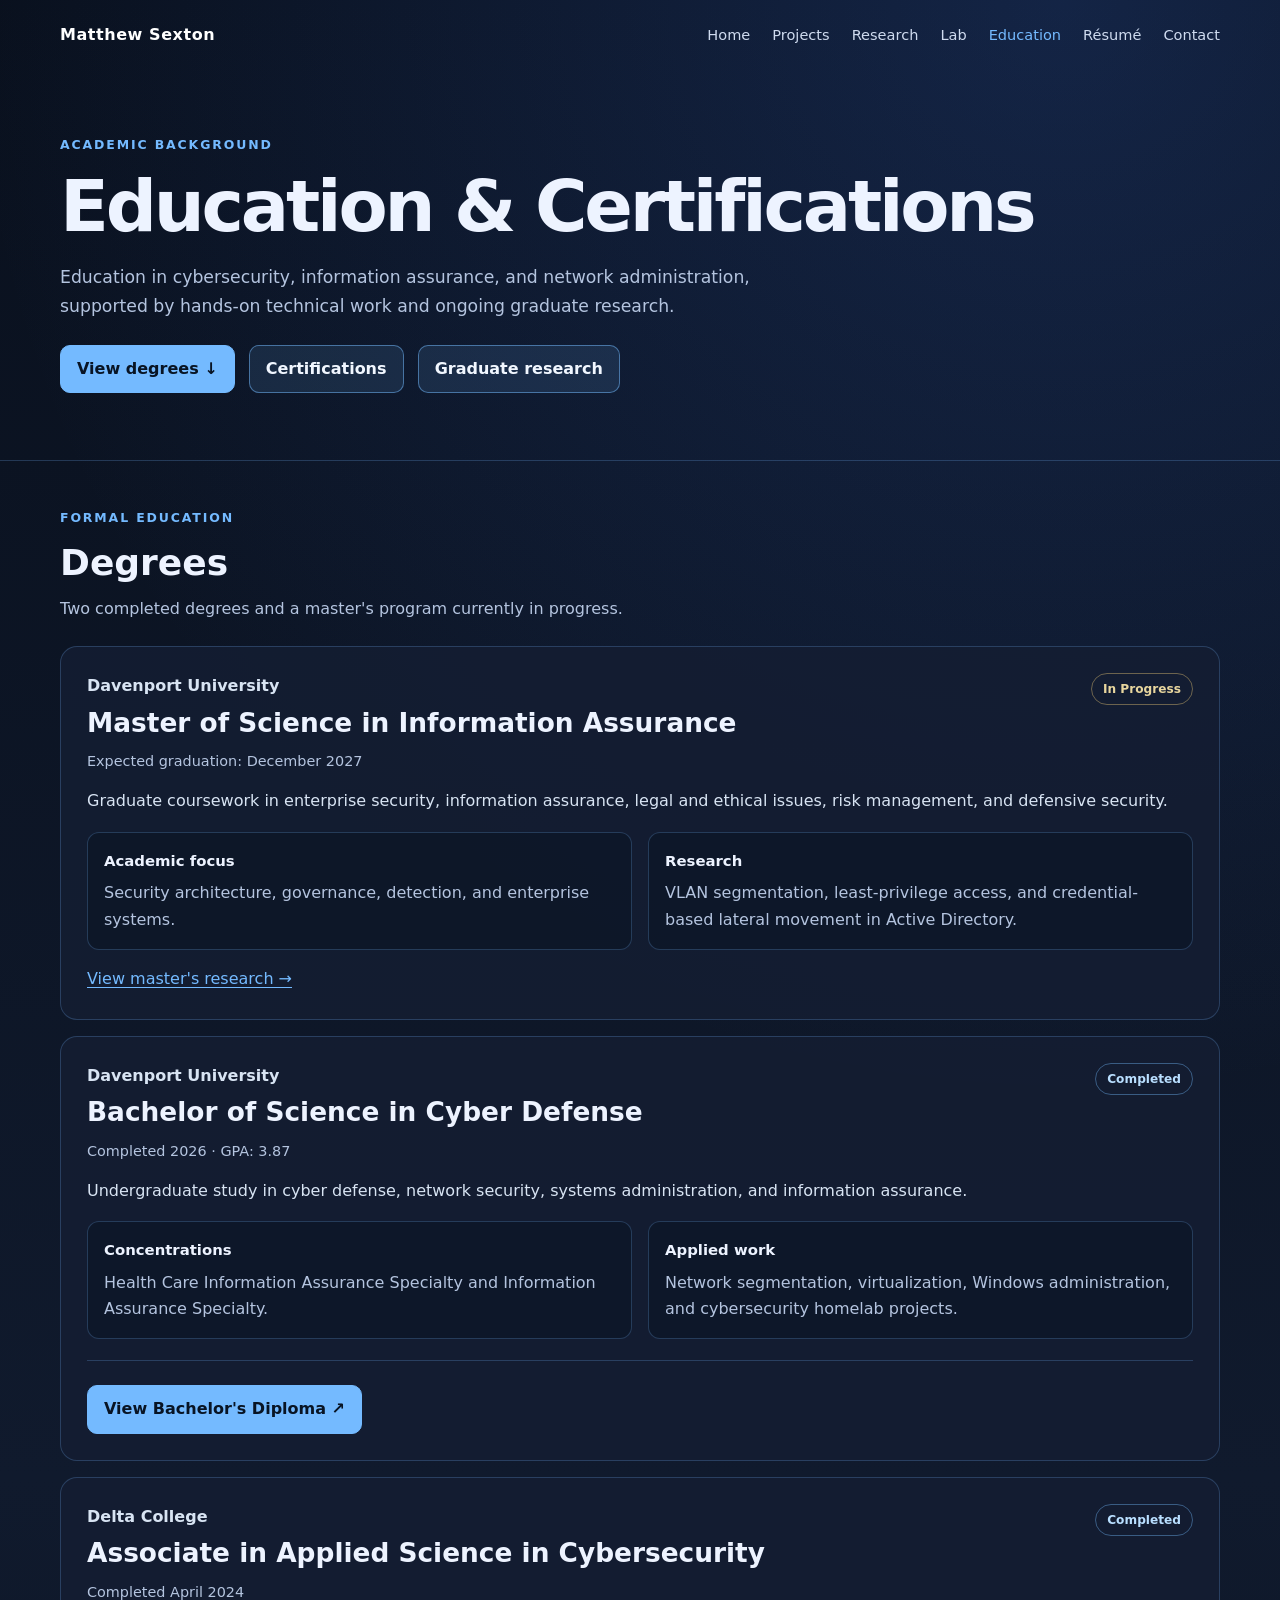
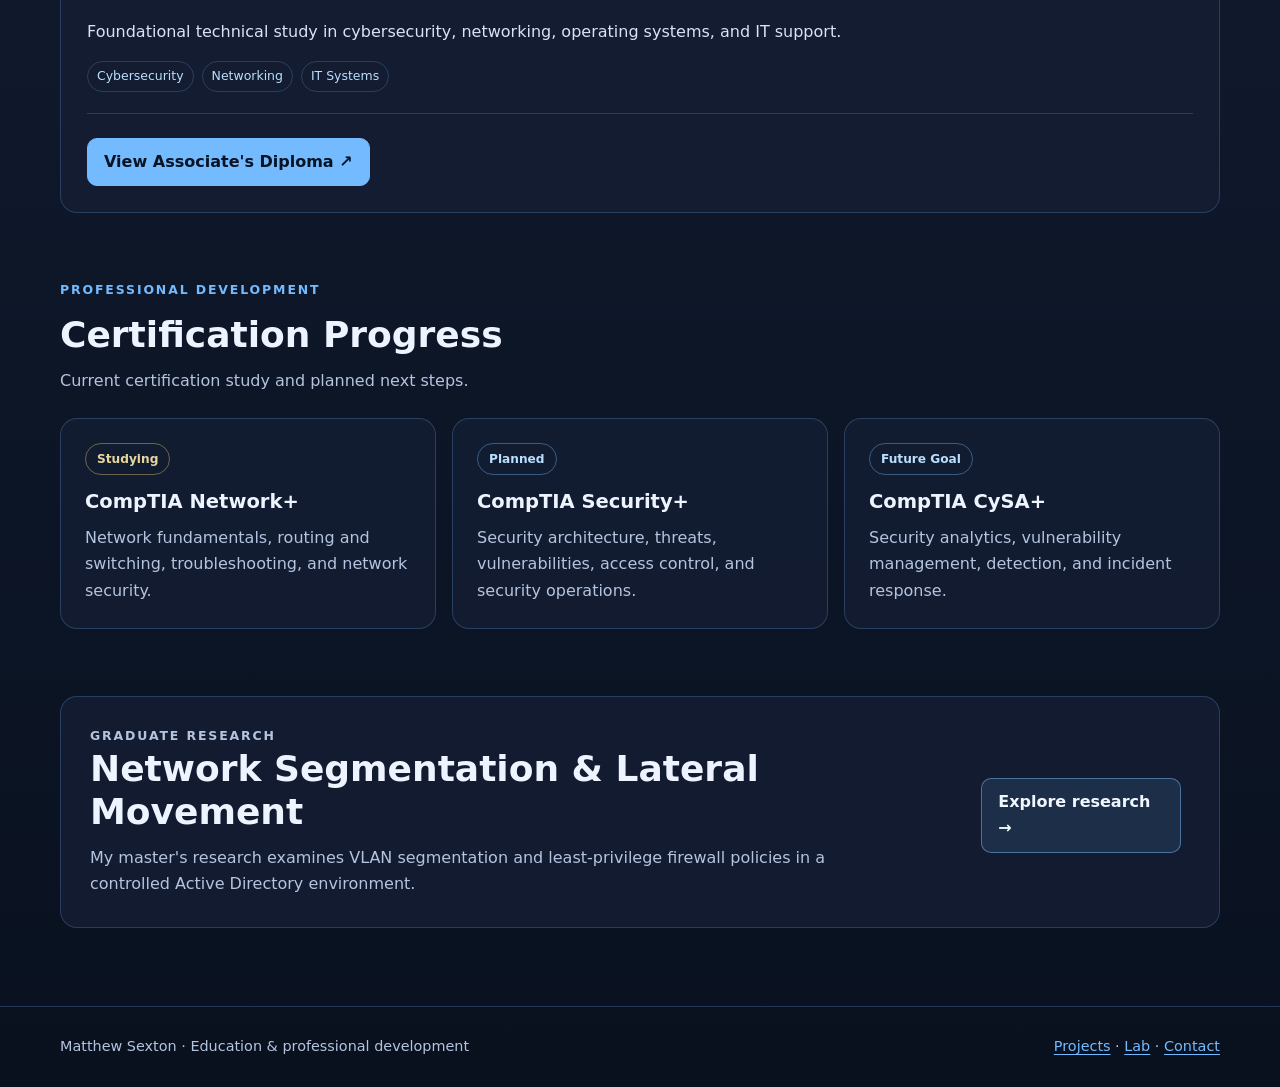
<file: education.html>
<!DOCTYPE html>
<html lang="en">
<head>
  <meta charset="UTF-8">
  <meta name="viewport" content="width=device-width, initial-scale=1">
  <meta name="theme-color" content="#09101d">
  <meta name="description" content="Matthew Sexton's education in Cyber Defense, Information Assurance, and cybersecurity, including completed degrees and certification study.">
  <title>Matthew Sexton | Education</title>

  <style>
    :root {
      color-scheme: dark;
      --bg: #09101d;
      --panel: #141e33;
      --line: rgba(114,176,247,.24);
      --text: #edf3ff;
      --muted: #b4c4df;
      --accent: #74baff;
    }

    * {
      box-sizing: border-box;
    }

    html {
      scroll-behavior: smooth;
      scroll-padding-top: 24px;
    }

    body {
      margin: 0;
      color: var(--text);
      font: 16px/1.65 system-ui,
        -apple-system, "Segoe UI", sans-serif;
      background:
        radial-gradient(
          circle at 83% 0%,
          rgba(62,117,230,.20),
          transparent 38%
        ),
        linear-gradient(
          180deg,
          #09101d,
          #101a2d 55%,
          #09111f
        );
    }

    a {
      color: var(--accent);
      text-underline-offset: 3px;
    }

    a:hover {
      color: #d6ebff;
    }

    a:focus-visible {
      outline: 3px solid var(--accent);
      outline-offset: 4px;
    }

    .shell {
      width: min(1160px,92%);
      margin: 0 auto;
    }

    .site-header {
      border-bottom: 1px solid var(--line);
    }

    .nav {
      padding: 22px 0;
      display: flex;
      align-items: center;
      justify-content: space-between;
      flex-wrap: wrap;
      gap: 18px;
    }

    .brand {
      color: #fff;
      text-decoration: none;
      font-weight: 850;
      letter-spacing: .035em;
    }

    .nav-links {
      display: flex;
      gap: 12px 22px;
      flex-wrap: wrap;
    }

    .nav-links a {
      color: #cfdbef;
      text-decoration: none;
      font-size: .91rem;
    }

    .nav-links a:hover,
    .nav-links a[aria-current="page"] {
      color: var(--accent);
    }

    .hero {
      padding: 65px 0 67px;
    }

    .eyebrow {
      margin: 0 0 12px;
      color: var(--accent);
      font-size: .78rem;
      font-weight: 850;
      text-transform: uppercase;
      letter-spacing: .15em;
    }

    h1 {
      margin: 0 0 18px;
      font-size: clamp(2.8rem,5.6vw,4.6rem);
      letter-spacing: -.045em;
      line-height: 1.08;
    }

    h2 {
      margin: 0 0 12px;
      font-size: clamp(1.7rem,3.4vw,2.25rem);
      line-height: 1.2;
    }

    h3 {
      margin: 0 0 10px;
      font-size: 1.22rem;
      line-height: 1.35;
    }

    p {
      margin-top: 0;
    }

    .lead {
      max-width: 770px;
      color: var(--muted);
      font-size: 1.08rem;
    }

    .button {
      display: inline-flex;
      align-items: center;
      justify-content: center;
      margin: 7px 9px 0 0;
      padding: 10px 16px;
      border: 1px solid rgba(116,187,255,.5);
      border-radius: 10px;
      background: rgba(116,186,255,.12);
      color: #f1f7ff;
      font-weight: 750;
      text-decoration: none;
      transition: background .2s ease;
    }

    .button:hover {
      background: rgba(116,186,255,.25);
      color: #fff;
    }

    .button.primary {
      color: #081424;
      background: var(--accent);
      border-color: var(--accent);
    }

    .button.primary:hover {
      color: #081424;
      background: #b7dcff;
    }

    main {
      padding: 47px 0 78px;
    }

    .section {
      margin-bottom: 67px;
    }

    .section-intro {
      color: var(--muted);
      max-width: 800px;
    }

    .card {
      border: 1px solid var(--line);
      background: rgba(20,30,51,.86);
      border-radius: 17px;
    }

    .degree-list {
      display: grid;
      grid-template-columns: 1fr;
      gap: 16px;
      margin-top: 24px;
    }

    .degree-card {
      padding: 26px;
    }

    .degree-top {
      display: flex;
      justify-content: space-between;
      align-items: flex-start;
      gap: 22px;
      flex-wrap: wrap;
    }

    .school {
      color: var(--accent);
      font-weight: 770;
      margin: 0 0 5px;
    }

    .degree-card p {
      color: #d8e4f3;
    }

    .degree-card h3 {
      font-size: clamp(1.3rem,2.7vw,1.65rem);
    }

    .status {
      display: inline-block;
      color: #b9dfff;
      border: 1px solid rgba(116,187,255,.4);
      border-radius: 999px;
      padding: 5px 11px;
      font-size: .76rem;
      font-weight: 800;
      white-space: nowrap;
    }

    .status.progress {
      color: #e8d69e;
      border-color: rgba(232,199,118,.42);
    }

    .meta {
      color: var(--muted) !important;
      font-size: .9rem;
    }

    .tag-row {
      display: flex;
      gap: 8px;
      flex-wrap: wrap;
      margin-top: 15px;
    }

    .tag {
      color: #b9dfff;
      border: 1px solid var(--line);
      padding: 4px 9px;
      border-radius: 999px;
      font-size: .78rem;
    }

    .details {
      display: grid;
      grid-template-columns: 1fr 1fr;
      gap: 16px;
      margin-top: 17px;
    }

    .details div {
      background: rgba(7,16,29,.38);
      border: 1px solid var(--line);
      border-radius: 12px;
      padding: 16px;
    }

    .details h4 {
      margin: 0 0 7px;
      font-size: .93rem;
    }

    .details p {
      margin: 0;
      color: var(--muted);
    }

    .diploma-actions {
      margin-top: 21px;
      padding-top: 17px;
      border-top: 1px solid var(--line);
    }

    .cert-grid {
      display: grid;
      grid-template-columns: repeat(3,minmax(0,1fr));
      gap: 16px;
      margin-top: 23px;
    }

    .cert {
      padding: 24px;
    }

    .cert h3 {
      margin-top: 14px;
    }

    .cert p {
      color: var(--muted);
      margin-bottom: 0;
    }

    .research {
      padding: 29px;
      display: flex;
      gap: 25px;
      align-items: center;
      justify-content: space-between;
    }

    .research p {
      color: var(--muted);
      max-width: 750px;
      margin-bottom: 0;
    }

    .footer {
      border-top: 1px solid var(--line);
      padding: 28px 0;
      color: var(--muted);
      font-size: .9rem;
    }

    .footer .shell {
      display: flex;
      flex-wrap: wrap;
      justify-content: space-between;
      gap: 12px;
    }

    @media (max-width: 850px) {
      .cert-grid {
        grid-template-columns: 1fr;
      }

      .research {
        align-items: flex-start;
        flex-direction: column;
      }
    }

    @media (max-width: 620px) {
      .hero {
        padding: 50px 0 55px;
      }

      main {
        padding-top: 34px;
      }

      .section {
        margin-bottom: 54px;
      }

      .degree-card,
      .cert,
      .research {
        padding: 21px;
      }

      .details {
        grid-template-columns: 1fr;
      }
    }

    @media (prefers-reduced-motion: reduce) {
      html {
        scroll-behavior: auto;
      }
    }
  </style>
</head>

<body>

<header class="site-header">
  <nav class="nav shell" aria-label="Main navigation">
    <a class="brand" href="index.html">
      Matthew Sexton
    </a>

    <div class="nav-links">
      <a href="index.html">Home</a>
      <a href="projects.html">Projects</a>
      <a href="research.html">Research</a>
      <a href="lab.html">Lab</a>
      <a href="education.html" aria-current="page">
        Education
      </a>
      <a href="index.html#resume">Résumé</a>
      <a href="index.html#contact">Contact</a>
    </div>
  </nav>

  <div class="hero shell">
    <p class="eyebrow">Academic background</p>

    <h1>Education &amp; Certifications</h1>

    <p class="lead">
      Education in cybersecurity, information assurance,
      and network administration, supported by hands-on
      technical work and ongoing graduate research.
    </p>

    <a class="button primary" href="#degrees">
      View degrees ↓
    </a>
    <a class="button" href="#certifications">
      Certifications
    </a>
    <a class="button" href="research.html">
      Graduate research
    </a>
  </div>
</header>

<main class="shell">

  <!-- DEGREES -->

  <section class="section" id="degrees">

    <p class="eyebrow">Formal education</p>
    <h2>Degrees</h2>

    <p class="section-intro">
      Two completed degrees and a master's program
      currently in progress.
    </p>

    <div class="degree-list">

      <!-- MASTER OF SCIENCE -->

      <article class="degree-card card">
        <div class="degree-top">
          <div>
            <p class="school">Davenport University</p>

            <h3>
              Master of Science in Information Assurance
            </h3>

            <p class="meta">
              Expected graduation: December 2027
            </p>
          </div>

          <span class="status progress">
            In Progress
          </span>
        </div>

        <p>
          Graduate coursework in enterprise security,
          information assurance, legal and ethical issues,
          risk management, and defensive security.
        </p>

        <div class="details">
          <div>
            <h4>Academic focus</h4>
            <p>
              Security architecture, governance,
              detection, and enterprise systems.
            </p>
          </div>

          <div>
            <h4>Research</h4>
            <p>
              VLAN segmentation, least-privilege access,
              and credential-based lateral movement
              in Active Directory.
            </p>
          </div>
        </div>

        <p style="margin:16px 0 0">
          <a href="research.html">
            View master's research →
          </a>
        </p>
      </article>

      <!-- BACHELOR OF SCIENCE -->

      <article class="degree-card card">
        <div class="degree-top">
          <div>
            <p class="school">Davenport University</p>

            <h3>
              Bachelor of Science in Cyber Defense
            </h3>

            <p class="meta">
              Completed 2026 · GPA: 3.87
            </p>
          </div>

          <span class="status">Completed</span>
        </div>

        <p>
          Undergraduate study in cyber defense,
          network security, systems administration,
          and information assurance.
        </p>

        <div class="details">
          <div>
            <h4>Concentrations</h4>
            <p>
              Health Care Information Assurance Specialty
              and Information Assurance Specialty.
            </p>
          </div>

          <div>
            <h4>Applied work</h4>
            <p>
              Network segmentation, virtualization,
              Windows administration, and cybersecurity
              homelab projects.
            </p>
          </div>
        </div>

        <div class="diploma-actions">
          <a
            class="button primary"
            href="images/davenport-degree.jpg"
            target="_blank"
            rel="noopener noreferrer">
            View Bachelor's Diploma ↗
          </a>
        </div>
      </article>

      <!-- ASSOCIATE IN APPLIED SCIENCE -->

      <article class="degree-card card">
        <div class="degree-top">
          <div>
            <p class="school">Delta College</p>

            <h3>
              Associate in Applied Science in Cybersecurity
            </h3>

            <p class="meta">
              Completed April 2024
            </p>
          </div>

          <span class="status">Completed</span>
        </div>

        <p>
          Foundational technical study in cybersecurity,
          networking, operating systems, and IT support.
        </p>

        <div class="tag-row">
          <span class="tag">Cybersecurity</span>
          <span class="tag">Networking</span>
          <span class="tag">IT Systems</span>
        </div>

        <div class="diploma-actions">
          <a
            class="button primary"
            href="images/delta-degree.jpg"
            target="_blank"
            rel="noopener noreferrer">
            View Associate's Diploma ↗
          </a>
        </div>
      </article>

    </div>
  </section>

  <!-- CERTIFICATIONS -->

  <section class="section" id="certifications">

    <p class="eyebrow">Professional development</p>

    <h2>Certification Progress</h2>

    <p class="section-intro">
      Current certification study and planned next steps.
    </p>

    <div class="cert-grid">

      <article class="cert card">
        <span class="status progress">
          Studying
        </span>

        <h3>CompTIA Network+</h3>

        <p>
          Network fundamentals, routing and switching,
          troubleshooting, and network security.
        </p>
      </article>

      <article class="cert card">
        <span class="status">
          Planned
        </span>

        <h3>CompTIA Security+</h3>

        <p>
          Security architecture, threats, vulnerabilities,
          access control, and security operations.
        </p>
      </article>

      <article class="cert card">
        <span class="status">
          Future Goal
        </span>

        <h3>CompTIA CySA+</h3>

        <p>
          Security analytics, vulnerability management,
          detection, and incident response.
        </p>
      </article>

    </div>
  </section>

  <!-- GRADUATE RESEARCH -->

  <aside class="research card">
    <div>
      <p class="eyebrow">Graduate research</p>

      <h2>
        Network Segmentation &amp; Lateral Movement
      </h2>

      <p>
        My master's research examines VLAN segmentation
        and least-privilege firewall policies in a
        controlled Active Directory environment.
      </p>
    </div>

    <a class="button" href="research.html">
      Explore research →
    </a>
  </aside>

</main>

<!-- FOOTER -->

<footer class="footer">
  <div class="shell">
    <span>
      Matthew Sexton · Education &amp; professional development
    </span>

    <span>
      <a href="projects.html">Projects</a> ·
      <a href="lab.html">Lab</a> ·
      <a href="index.html#contact">Contact</a>
    </span>
  </div>
</footer>

<!-- Cloudflare Web Analytics -->
<script
  type="module"
  src="https://static.cloudflareinsights.com/beacon.min.js"
  data-cf-beacon='{"token": "de27ab11b7f44787b326c32cf64f35da"}'>
</script>
<!-- End Cloudflare Web Analytics -->

</body>
</html>
</file>
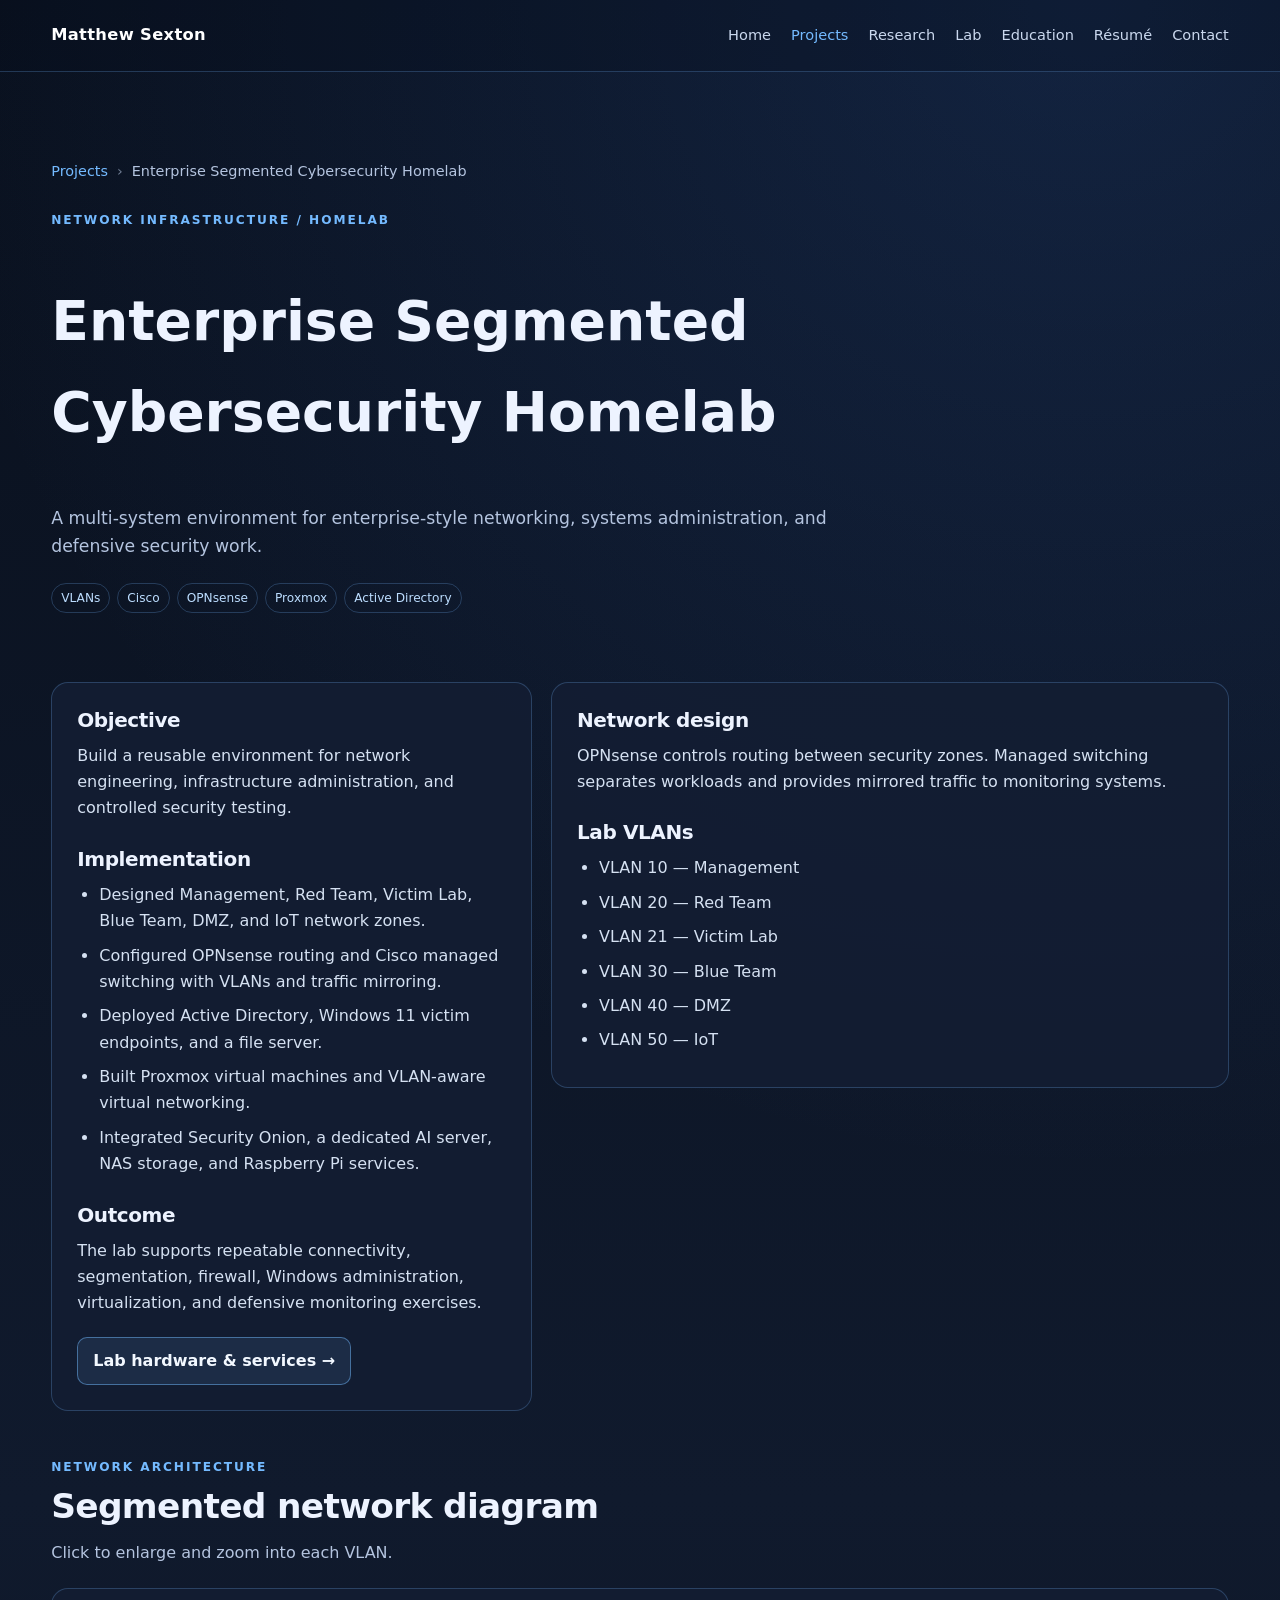
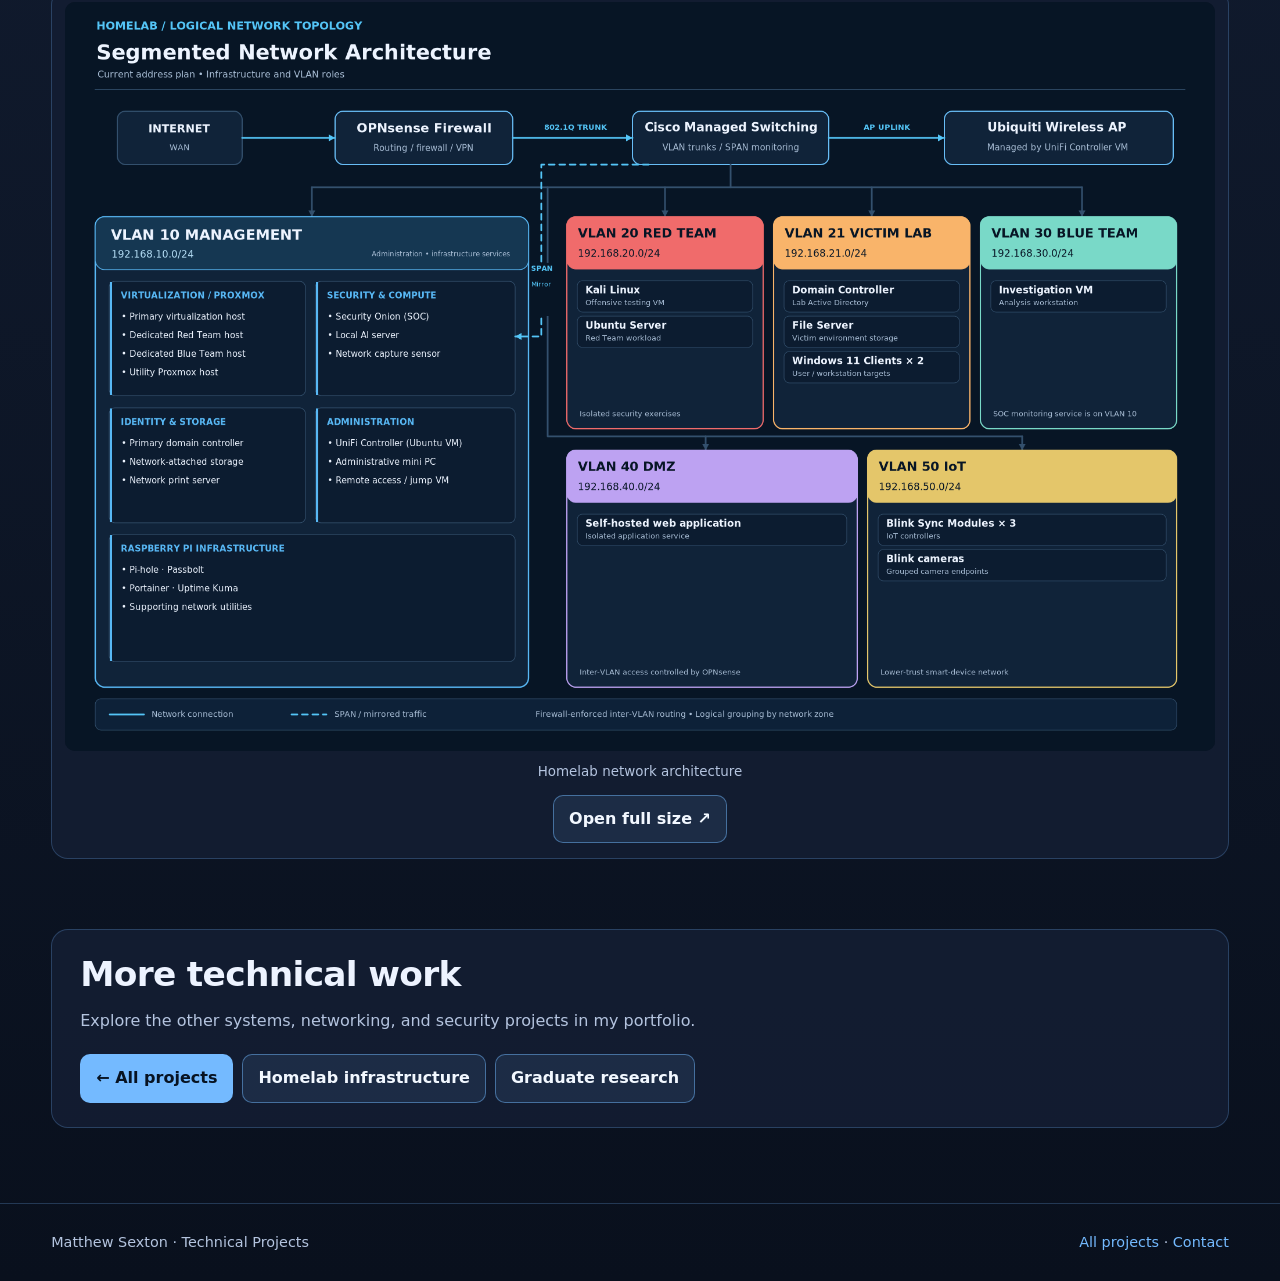
<file: projects/homelab.html>
<!DOCTYPE html>
<html lang="en"><head><meta charset="UTF-8"><meta name="viewport" content="width=device-width,initial-scale=1"><meta name="theme-color" content="#09101d"><meta name="description" content="A multi-system environment for enterprise-style networking, systems administration, and defensive security work."><title>Enterprise Segmented Cybersecurity Homelab | Matthew Sexton</title><link rel="stylesheet" href="style.css"></head><body>
<header class="site-header"><nav class="shell nav" aria-label="Main navigation"><a href="../index.html" class="brand">Matthew Sexton</a><div class="nav-links"><a href="../index.html">Home</a><a href="../projects.html" aria-current="page">Projects</a><a href="../research.html">Research</a><a href="../lab.html">Lab</a><a href="../education.html">Education</a><a href="../index.html#resume">Résumé</a><a href="../index.html#contact">Contact</a></div></nav></header>
<main class="shell"><section class="case-hero"><nav class="breadcrumb" aria-label="Breadcrumb"><a href="../projects.html">Projects</a><span>›</span>Enterprise Segmented Cybersecurity Homelab</nav><p class="eyebrow">Network infrastructure / Homelab</p><h1>Enterprise Segmented Cybersecurity Homelab</h1><p class="lead">A multi-system environment for enterprise-style networking, systems administration, and defensive security work.</p><div class="tags"><span class="tag">VLANs</span><span class="tag">Cisco</span><span class="tag">OPNsense</span><span class="tag">Proxmox</span><span class="tag">Active Directory</span></div></section>
<div class="case-grid"><section class="card prose-card"><h2>Objective</h2><p>Build a reusable environment for network engineering, infrastructure administration, and controlled security testing.</p><h2>Implementation</h2><ul><li>Designed Management, Red Team, Victim Lab, Blue Team, DMZ, and IoT network zones.</li><li>Configured OPNsense routing and Cisco managed switching with VLANs and traffic mirroring.</li><li>Deployed Active Directory, Windows 11 victim endpoints, and a file server.</li><li>Built Proxmox virtual machines and VLAN-aware virtual networking.</li><li>Integrated Security Onion, a dedicated AI server, NAS storage, and Raspberry Pi services.</li></ul><h2>Outcome</h2><p>The lab supports repeatable connectivity, segmentation, firewall, Windows administration, virtualization, and defensive monitoring exercises.</p><div class="button-row"><a href="../lab.html" class="button">Lab hardware &amp; services →</a></div></section><section class="card prose-card"><h2>Network design</h2><p>OPNsense controls routing between security zones. Managed switching separates workloads and provides mirrored traffic to monitoring systems.</p><h2>Lab VLANs</h2><ul><li>VLAN 10 — Management</li><li>VLAN 20 — Red Team</li><li>VLAN 21 — Victim Lab</li><li>VLAN 30 — Blue Team </li><li>VLAN 40 — DMZ </li><li>VLAN 50 — IoT</li></ul></section></div><section class="section" style="margin-top:46px"><div class="section-head"><p class="eyebrow">Network architecture</p><h2>Segmented network diagram</h2><p>Click to enlarge and zoom into each VLAN.</p></div><figure class="card media-panel full-diagram" data-media><a class="image-link" href="../images/homelab-diagram.png" data-zoom title="Click to enlarge"><img src="../images/homelab-diagram.png" alt="Homelab logical network topology" data-optional loading="lazy"></a><figcaption>Homelab network architecture</figcaption><div class="media-actions"><a class="button" href="../images/homelab-diagram.png" target="_blank" rel="noopener noreferrer">Open full size ↗</a></div></figure></section>
<div class="card callout"><h2>More technical work</h2><p>Explore the other systems, networking, and security projects in my portfolio.</p><div class="button-row"><a class="button primary" href="../projects.html">← All projects</a><a class="button" href="../lab.html">Homelab infrastructure</a><a class="button" href="../research.html">Graduate research</a></div></div>
</main><footer class="footer"><div class="shell"><span>Matthew Sexton · Technical Projects</span><span><a href="../projects.html">All projects</a> · <a href="../index.html#contact">Contact</a></span></div></footer>
<dialog id="imageViewer" class="viewer" aria-label="Project image viewer"><div class="viewer-layout"><div class="viewer-head"><strong data-viewer-title>Project image</strong><div class="viewer-buttons"><button type="button" data-viewer-minus aria-label="Zoom out">−</button><span data-viewer-zoom>100%</span><button type="button" data-viewer-plus aria-label="Zoom in">+</button><button type="button" data-viewer-fit>Fit</button><a data-viewer-original href="#" target="_blank" rel="noopener noreferrer">Open image ↗</a><button type="button" data-viewer-close>✕ Close</button></div></div><div class="viewer-stage" data-viewer-stage tabindex="0"><div class="viewer-canvas" data-viewer-canvas><img data-viewer-img alt="Enlarged project image"></div></div><p class="viewer-note">Use + and − to zoom. Scroll to explore the image, or press Escape to close.</p></div></dialog><script src="viewer.js" defer></script> 
<!-- Cloudflare Web Analytics -->
<script
  type="module"
  src="https://static.cloudflareinsights.com/beacon.min.js"
  data-cf-beacon='{"token": "de27ab11b7f44787b326c32cf64f35da"}'>
</script>
<!-- End Cloudflare Web Analytics -->
</body></html>
</file>
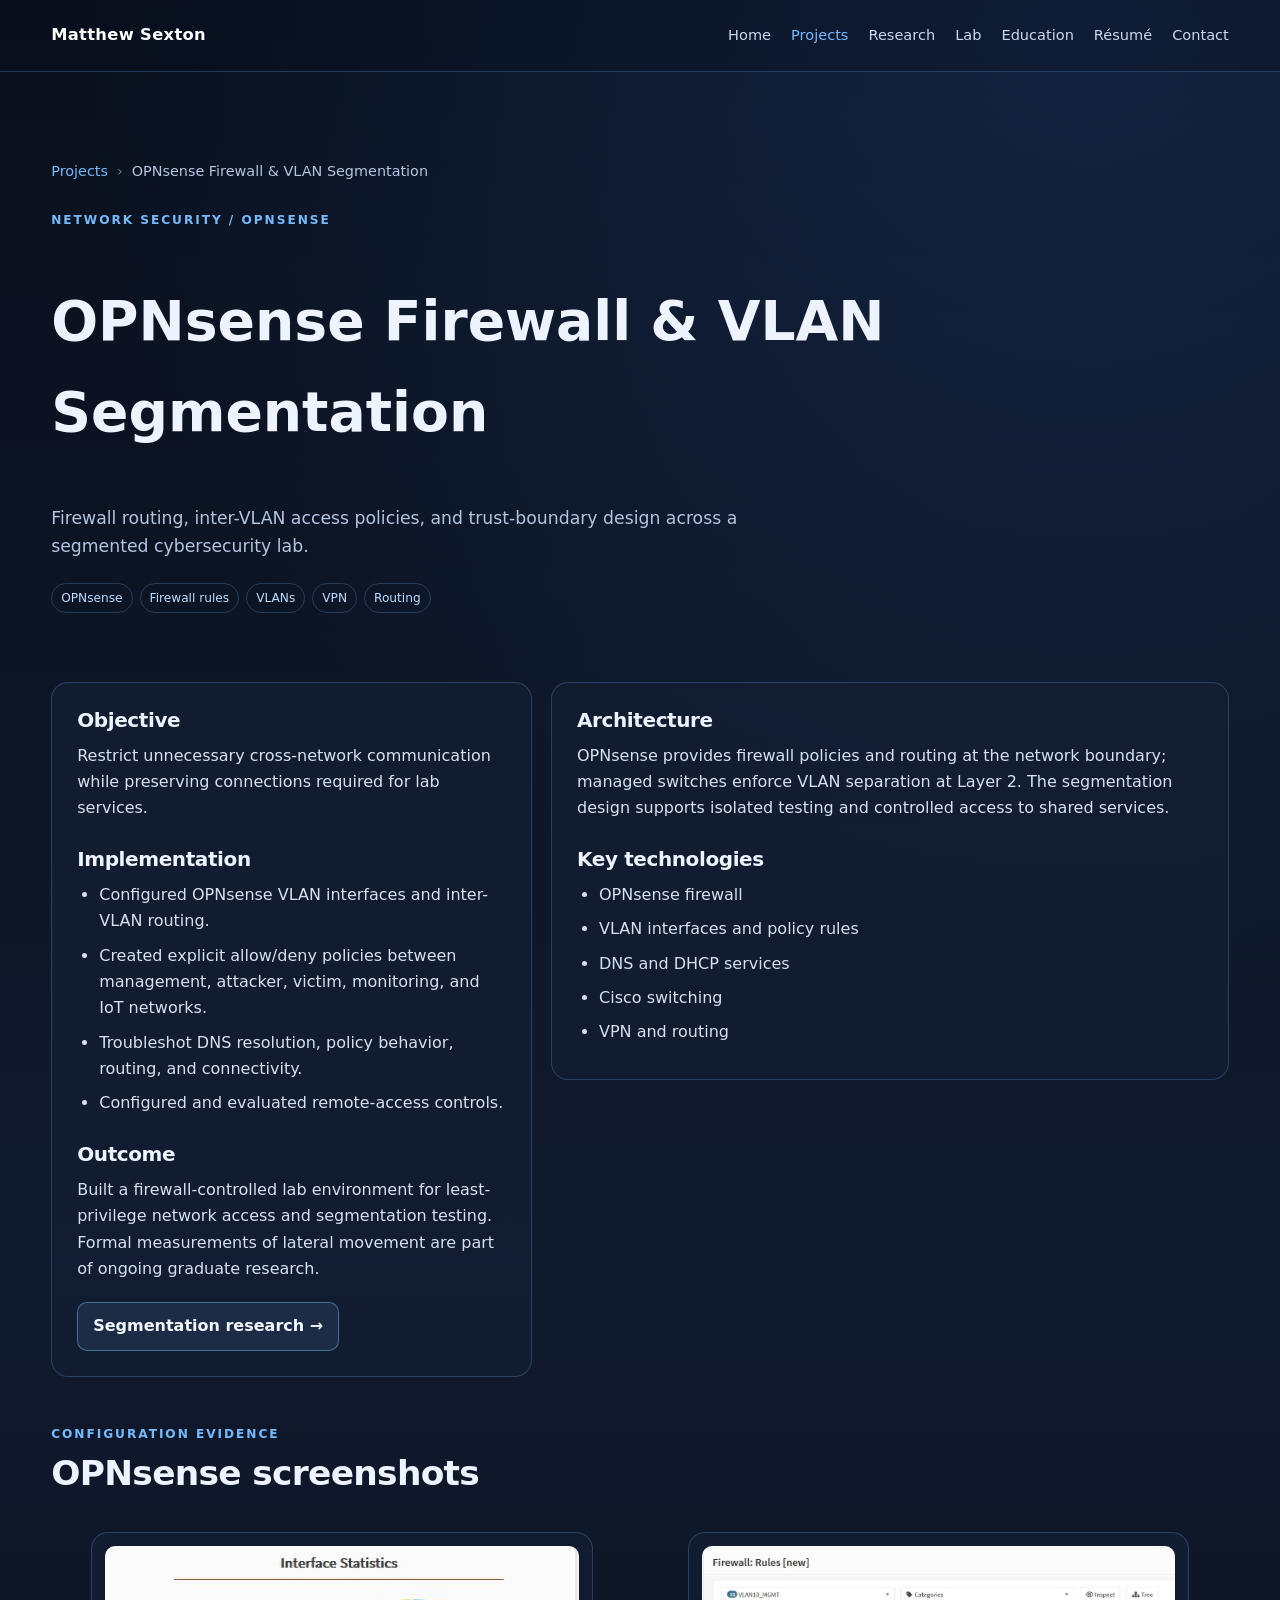
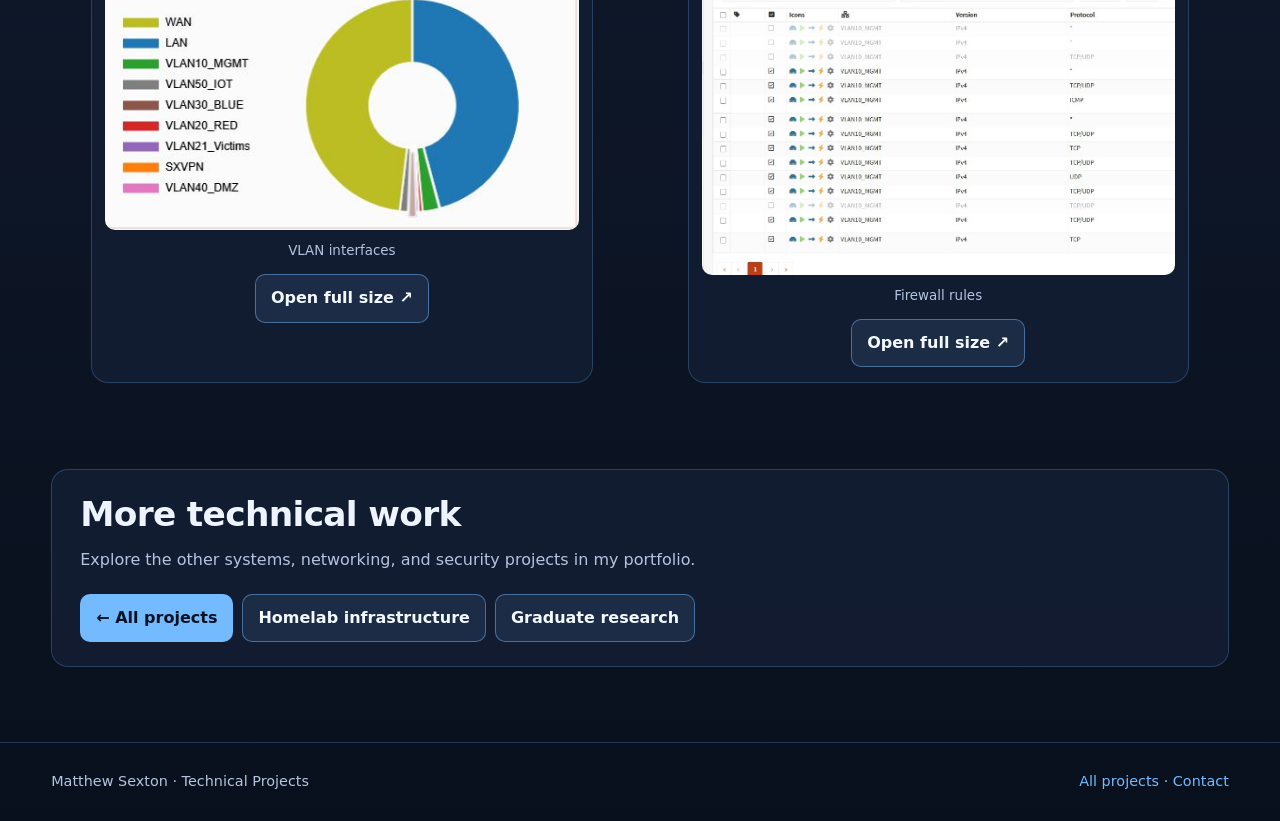
<file: projects/opnsense.html>
<!DOCTYPE html>
<html lang="en"><head><meta charset="UTF-8"><meta name="viewport" content="width=device-width,initial-scale=1"><meta name="theme-color" content="#09101d"><meta name="description" content="Firewall routing, inter-VLAN access policies, and trust-boundary design across a segmented cybersecurity lab."><title>OPNsense Firewall &amp; VLAN Segmentation | Matthew Sexton</title><link rel="stylesheet" href="style.css"></head><body>
<header class="site-header"><nav class="shell nav" aria-label="Main navigation"><a href="../index.html" class="brand">Matthew Sexton</a><div class="nav-links"><a href="../index.html">Home</a><a href="../projects.html" aria-current="page">Projects</a><a href="../research.html">Research</a><a href="../lab.html">Lab</a><a href="../education.html">Education</a><a href="../index.html#resume">Résumé</a><a href="../index.html#contact">Contact</a></div></nav></header>
<main class="shell"><section class="case-hero"><nav class="breadcrumb" aria-label="Breadcrumb"><a href="../projects.html">Projects</a><span>›</span>OPNsense Firewall &amp; VLAN Segmentation</nav><p class="eyebrow">Network security / OPNsense</p><h1>OPNsense Firewall &amp; VLAN Segmentation</h1><p class="lead">Firewall routing, inter-VLAN access policies, and trust-boundary design across a segmented cybersecurity lab.</p><div class="tags"><span class="tag">OPNsense</span><span class="tag">Firewall rules</span><span class="tag">VLANs</span><span class="tag">VPN</span><span class="tag">Routing</span></div></section>
<div class="case-grid"><section class="card prose-card"><h2>Objective</h2><p>Restrict unnecessary cross-network communication while preserving connections required for lab services.</p><h2>Implementation</h2><ul><li>Configured OPNsense VLAN interfaces and inter-VLAN routing.</li><li>Created explicit allow/deny policies between management, attacker, victim, monitoring, and IoT networks.</li><li>Troubleshot DNS resolution, policy behavior, routing, and connectivity.</li><li>Configured and evaluated remote-access controls.</li></ul><h2>Outcome</h2><p>Built a firewall-controlled lab environment for least-privilege network access and segmentation testing. Formal measurements of lateral movement are part of ongoing graduate research.</p><div class="button-row"><a class="button" href="../research.html">Segmentation research →</a></div></section><section class="card prose-card"><h2>Architecture</h2><p>OPNsense provides firewall policies and routing at the network boundary; managed switches enforce VLAN separation at Layer 2. The segmentation design supports isolated testing and controlled access to shared services.</p><h2>Key technologies</h2><ul><li>OPNsense firewall</li><li>VLAN interfaces and policy rules</li><li>DNS and DHCP services</li><li>Cisco switching</li><li>VPN and routing</li></ul></section></div><section class="section" style="margin-top:47px"><div class="section-head"><p class="eyebrow">Configuration evidence</p><h2>OPNsense screenshots</h2></div><div class="gallery-grid"><figure class="card media-panel " data-media><a class="image-link" href="../images/opnsense-vlans.jpg" data-zoom title="Click to enlarge"><img src="../images/opnsense-vlans.jpg" alt="OPNsense VLAN interface screenshot" data-optional loading="lazy"></a><figcaption>VLAN interfaces</figcaption><div class="media-actions"><a class="button" href="../images/opnsense-vlans.jpg" target="_blank" rel="noopener noreferrer">Open full size ↗</a></div></figure><figure class="card media-panel " data-media><a class="image-link" href="../images/opnsense-firewall-rules.jpg" data-zoom title="Click to enlarge"><img src="../images/opnsense-firewall-rules.jpg" alt="OPNsense firewall policies" data-optional loading="lazy"></a><figcaption>Firewall rules</figcaption><div class="media-actions"><a class="button" href="../images/opnsense-firewall-rules.jpg" target="_blank" rel="noopener noreferrer">Open full size ↗</a></div></figure></div></section>
<div class="card callout"><h2>More technical work</h2><p>Explore the other systems, networking, and security projects in my portfolio.</p><div class="button-row"><a class="button primary" href="../projects.html">← All projects</a><a class="button" href="../lab.html">Homelab infrastructure</a><a class="button" href="../research.html">Graduate research</a></div></div>
</main><footer class="footer"><div class="shell"><span>Matthew Sexton · Technical Projects</span><span><a href="../projects.html">All projects</a> · <a href="../index.html#contact">Contact</a></span></div></footer>
<dialog id="imageViewer" class="viewer" aria-label="Project image viewer"><div class="viewer-layout"><div class="viewer-head"><strong data-viewer-title>Project image</strong><div class="viewer-buttons"><button type="button" data-viewer-minus aria-label="Zoom out">−</button><span data-viewer-zoom>100%</span><button type="button" data-viewer-plus aria-label="Zoom in">+</button><button type="button" data-viewer-fit>Fit</button><a data-viewer-original href="#" target="_blank" rel="noopener noreferrer">Open image ↗</a><button type="button" data-viewer-close>✕ Close</button></div></div><div class="viewer-stage" data-viewer-stage tabindex="0"><div class="viewer-canvas" data-viewer-canvas><img data-viewer-img alt="Enlarged project image"></div></div><p class="viewer-note">Use + and − to zoom. Scroll to explore the image, or press Escape to close.</p></div></dialog><script src="viewer.js" defer></script>
<!-- Cloudflare Web Analytics -->
<script
  type="module"
  src="https://static.cloudflareinsights.com/beacon.min.js"
  data-cf-beacon='{"token": "de27ab11b7f44787b326c32cf64f35da"}'>
</script>
<!-- End Cloudflare Web Analytics -->
</body></html>
</file>
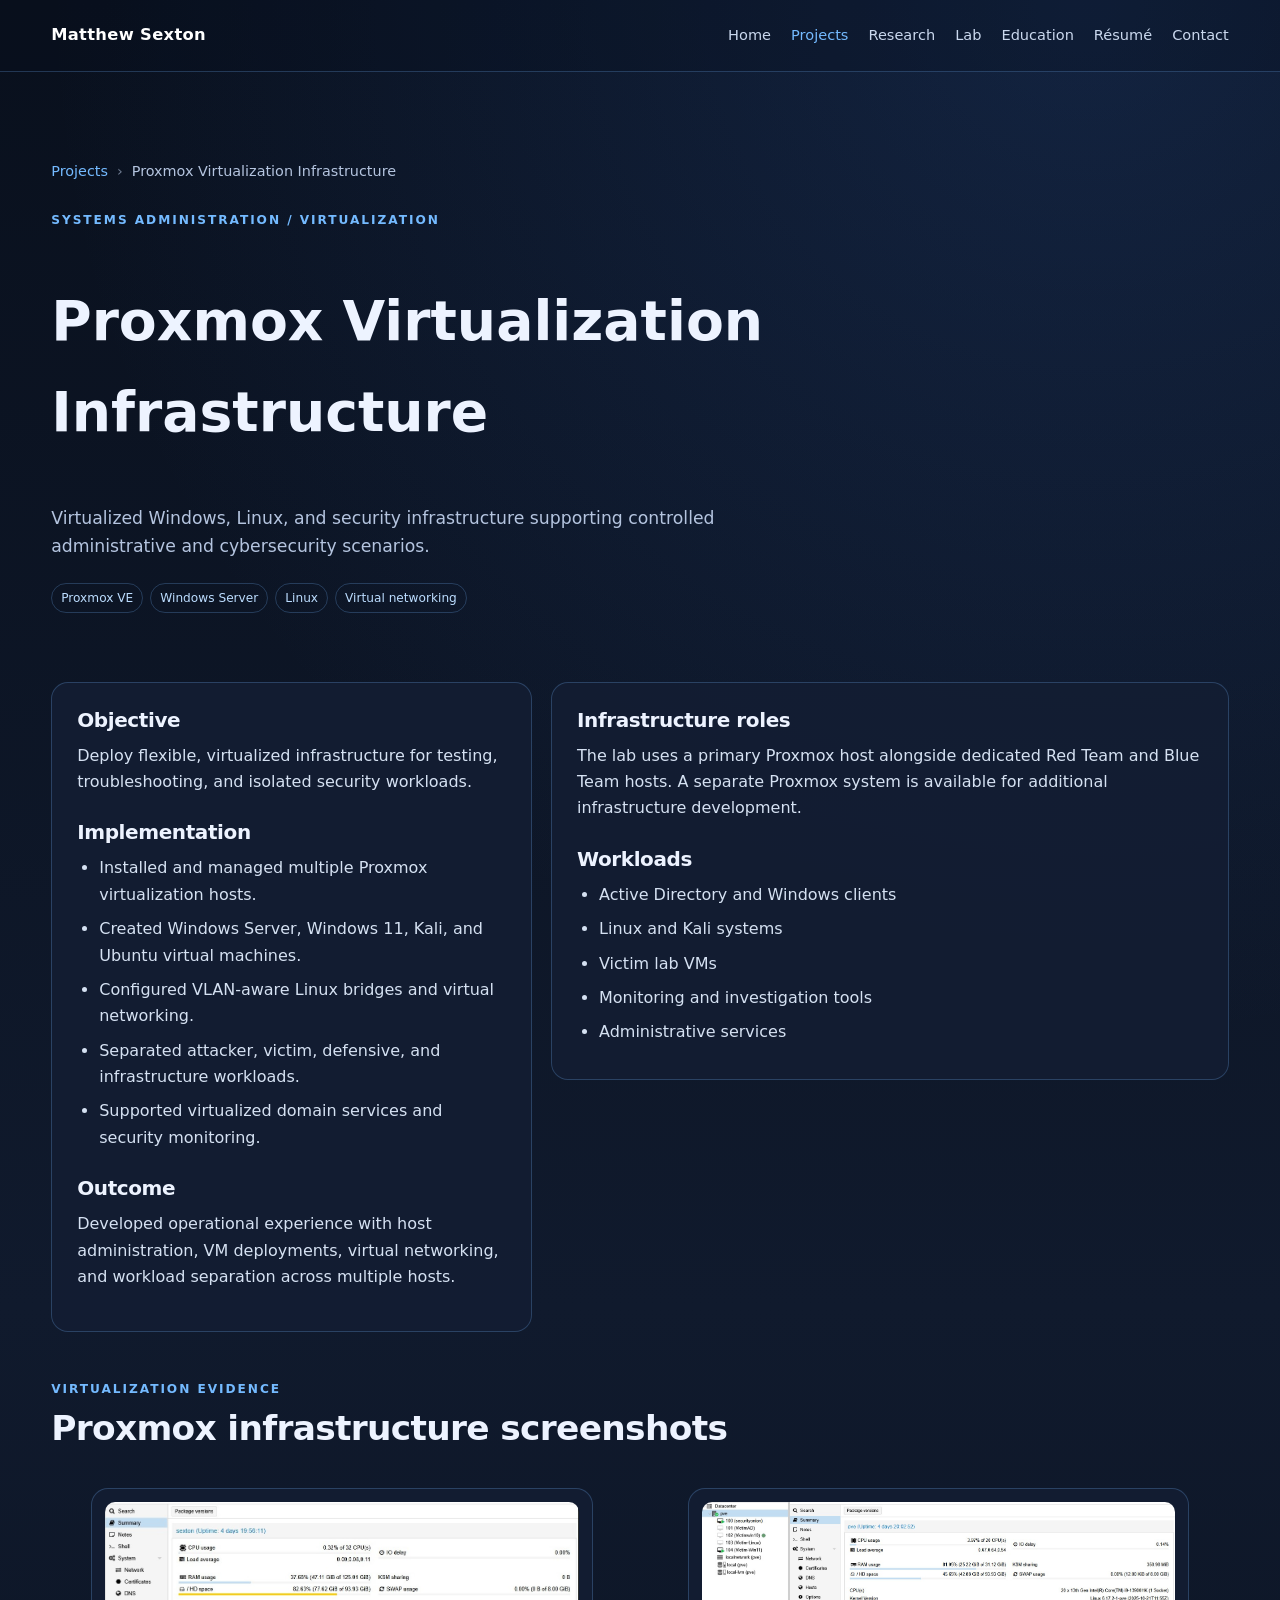
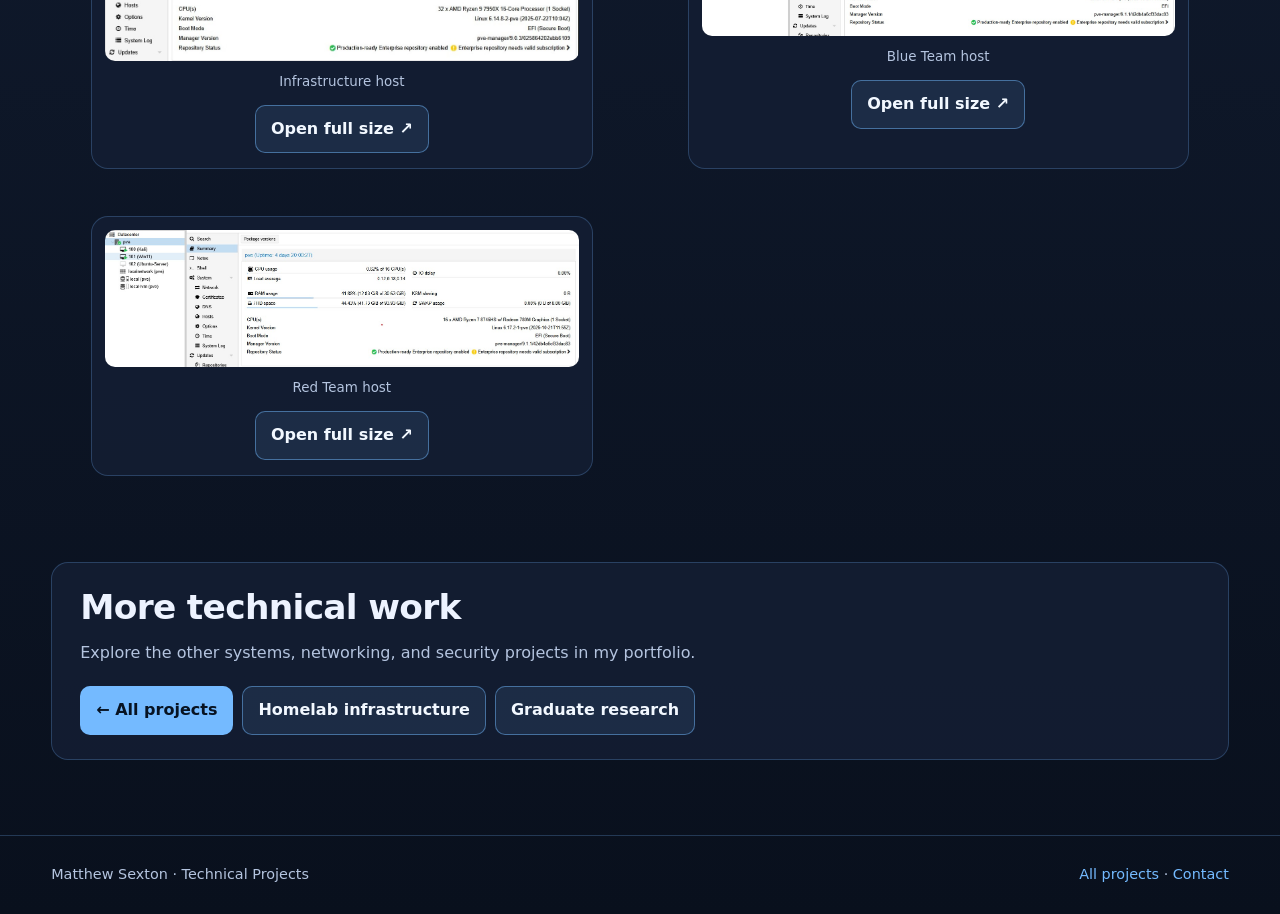
<file: projects/proxmox.html>
<!DOCTYPE html>
<html lang="en"><head><meta charset="UTF-8"><meta name="viewport" content="width=device-width,initial-scale=1"><meta name="theme-color" content="#09101d"><meta name="description" content="Virtualized Windows, Linux, and security infrastructure supporting controlled administrative and cybersecurity scenarios."><title>Proxmox Virtualization Infrastructure | Matthew Sexton</title><link rel="stylesheet" href="style.css"></head><body>
<header class="site-header"><nav class="shell nav" aria-label="Main navigation"><a href="../index.html" class="brand">Matthew Sexton</a><div class="nav-links"><a href="../index.html">Home</a><a href="../projects.html" aria-current="page">Projects</a><a href="../research.html">Research</a><a href="../lab.html">Lab</a><a href="../education.html">Education</a><a href="../index.html#resume">Résumé</a><a href="../index.html#contact">Contact</a></div></nav></header>
<main class="shell"><section class="case-hero"><nav class="breadcrumb" aria-label="Breadcrumb"><a href="../projects.html">Projects</a><span>›</span>Proxmox Virtualization Infrastructure</nav><p class="eyebrow">Systems administration / Virtualization</p><h1>Proxmox Virtualization Infrastructure</h1><p class="lead">Virtualized Windows, Linux, and security infrastructure supporting controlled administrative and cybersecurity scenarios.</p><div class="tags"><span class="tag">Proxmox VE</span><span class="tag">Windows Server</span><span class="tag">Linux</span><span class="tag">Virtual networking</span></div></section>
<div class="case-grid"><section class="card prose-card"><h2>Objective</h2><p>Deploy flexible, virtualized infrastructure for testing, troubleshooting, and isolated security workloads.</p><h2>Implementation</h2><ul><li>Installed and managed multiple Proxmox virtualization hosts.</li><li>Created Windows Server, Windows 11, Kali, and Ubuntu virtual machines.</li><li>Configured VLAN-aware Linux bridges and virtual networking.</li><li>Separated attacker, victim, defensive, and infrastructure workloads.</li><li>Supported virtualized domain services and security monitoring.</li></ul><h2>Outcome</h2><p>Developed operational experience with host administration, VM deployments, virtual networking, and workload separation across multiple hosts.</p></section><section class="card prose-card"><h2>Infrastructure roles</h2><p>The lab uses a primary Proxmox host alongside dedicated Red Team and Blue Team hosts. A separate Proxmox system is available for additional infrastructure development.</p><h2>Workloads</h2><ul><li>Active Directory and Windows clients</li><li>Linux and Kali systems</li><li>Victim lab VMs</li><li>Monitoring and investigation tools</li><li>Administrative services</li></ul></section></div><section class="section" style="margin-top:47px"><div class="section-head"><p class="eyebrow">Virtualization evidence</p><h2>Proxmox infrastructure screenshots</h2></div><div class="gallery-grid"><figure class="card media-panel " data-media><a class="image-link" href="../images/proxmox-lab-infra.jpg" data-zoom title="Click to enlarge"><img src="../images/proxmox-lab-infra.jpg" alt="Proxmox primary host dashboard" data-optional loading="lazy"></a><figcaption>Infrastructure host</figcaption><div class="media-actions"><a class="button" href="../images/proxmox-lab-infra.jpg" target="_blank" rel="noopener noreferrer">Open full size ↗</a></div></figure><figure class="card media-panel " data-media><a class="image-link" href="../images/proxmox-lab-blue.jpg" data-zoom title="Click to enlarge"><img src="../images/proxmox-lab-blue.jpg" alt="Proxmox Blue Team host" data-optional loading="lazy"></a><figcaption>Blue Team host</figcaption><div class="media-actions"><a class="button" href="../images/proxmox-lab-blue.jpg" target="_blank" rel="noopener noreferrer">Open full size ↗</a></div></figure><figure class="card media-panel " data-media><a class="image-link" href="../images/proxmox-lab-red.jpg" data-zoom title="Click to enlarge"><img src="../images/proxmox-lab-red.jpg" alt="Proxmox Red Team host" data-optional loading="lazy"></a><figcaption>Red Team host</figcaption><div class="media-actions"><a class="button" href="../images/proxmox-lab-red.jpg" target="_blank" rel="noopener noreferrer">Open full size ↗</a></div></figure></div></section>
<div class="card callout"><h2>More technical work</h2><p>Explore the other systems, networking, and security projects in my portfolio.</p><div class="button-row"><a class="button primary" href="../projects.html">← All projects</a><a class="button" href="../lab.html">Homelab infrastructure</a><a class="button" href="../research.html">Graduate research</a></div></div>
</main><footer class="footer"><div class="shell"><span>Matthew Sexton · Technical Projects</span><span><a href="../projects.html">All projects</a> · <a href="../index.html#contact">Contact</a></span></div></footer>
<dialog id="imageViewer" class="viewer" aria-label="Project image viewer"><div class="viewer-layout"><div class="viewer-head"><strong data-viewer-title>Project image</strong><div class="viewer-buttons"><button type="button" data-viewer-minus aria-label="Zoom out">−</button><span data-viewer-zoom>100%</span><button type="button" data-viewer-plus aria-label="Zoom in">+</button><button type="button" data-viewer-fit>Fit</button><a data-viewer-original href="#" target="_blank" rel="noopener noreferrer">Open image ↗</a><button type="button" data-viewer-close>✕ Close</button></div></div><div class="viewer-stage" data-viewer-stage tabindex="0"><div class="viewer-canvas" data-viewer-canvas><img data-viewer-img alt="Enlarged project image"></div></div><p class="viewer-note">Use + and − to zoom. Scroll to explore the image, or press Escape to close.</p></div></dialog><script src="viewer.js" defer></script>
<!-- Cloudflare Web Analytics -->
<script
  type="module"
  src="https://static.cloudflareinsights.com/beacon.min.js"
  data-cf-beacon='{"token": "de27ab11b7f44787b326c32cf64f35da"}'>
</script>
<!-- End Cloudflare Web Analytics -->
</body></html>
</file>
<file: projects/style.css>
:root{color-scheme:dark;--bg:#09101d;--panel:#141e33;--panel2:#101a2e;--accent:#74baff;--text:#edf3ff;--muted:#b4c4df;--line:rgba(114,176,247,.25)}
*{box-sizing:border-box}
html{scroll-behavior:smooth;scroll-padding-top:24px}
body{margin:0;min-height:100vh;background:radial-gradient(circle at 85% 0%,rgba(52,102,187,.22),transparent 38%),linear-gradient(180deg,#09101d,#101a2d 52%,#09101d);color:var(--text);font:16px/1.65 system-ui,-apple-system,"Segoe UI",sans-serif}
a{color:var(--accent);text-decoration:none;text-underline-offset:4px}
a:hover{color:#d8edff}a:focus-visible,button:focus-visible{outline:3px solid #9cd4ff;outline-offset:4px}
button{font:inherit;cursor:pointer}.shell{width:min(1200px,92%);margin:auto}
.site-header{border-bottom:1px solid var(--line);background:rgba(7,13,27,.28)}
.nav{display:flex;justify-content:space-between;align-items:center;flex-wrap:wrap;gap:16px;padding:22px 0}
.brand{color:#fff;font-size:1.02rem;font-weight:850;letter-spacing:.02em}
.nav-links{display:flex;flex-wrap:wrap;gap:10px 20px}.nav-links a{color:#cad8ee;font-size:.91rem}.nav-links a[aria-current=page],.nav-links a:hover{color:var(--accent)}
.hero{padding:65px 0 58px}.hero h1{font-size:clamp(2.65rem,6vw,4.45rem);line-height:1.09;letter-spacing:-.045em;margin:9px 0 19px;max-width:950px}
.eyebrow{font-size:.76rem;color:var(--accent);text-transform:uppercase;letter-spacing:.16em;font-weight:800;margin:0 0 9px}
.lead{font-size:1.08rem;color:var(--muted);max-width:780px;margin:0 0 22px}
h2{font-size:clamp(1.65rem,3vw,2.15rem);line-height:1.2;letter-spacing:-.02em;margin:0 0 12px}
h3{font-size:1.24rem;line-height:1.33;margin:0 0 9px}
p{margin-top:0}.muted{color:var(--muted)}
.button{display:inline-flex;align-items:center;justify-content:center;gap:6px;padding:10px 15px;border:1px solid rgba(116,186,255,.48);background:rgba(116,186,255,.10);color:#f2f8ff;font-weight:750;border-radius:10px;text-decoration:none}
.button:hover{background:rgba(116,186,255,.24);color:#fff}.button.primary{background:var(--accent);color:#071322}.button.primary:hover{background:#b7dbff;color:#071322}
.button-row{display:flex;flex-wrap:wrap;gap:9px;margin:20px 0 0}
main{padding:45px 0 75px}.section{margin-bottom:70px}.section-head{margin-bottom:22px}.section-head p:last-child{max-width:800px;color:var(--muted)}
.grid{display:grid;grid-template-columns:repeat(2,minmax(0,1fr));gap:18px}
.card{background:rgba(20,30,51,.89);border:1px solid var(--line);border-radius:17px;overflow:hidden}
.project-card{display:flex;flex-direction:column;min-width:0}.project-card .card-body{padding:23px;display:flex;flex-direction:column;flex:1}
.project-card .card-body>p{color:var(--muted);margin-bottom:15px}.project-card .card-bottom{margin-top:auto;padding-top:8px}
.preview{height:230px;background:linear-gradient(145deg,#0d233f,#081526);border-bottom:1px solid var(--line);display:grid;place-items:center;overflow:hidden}
.featured .preview{height:285px}.preview>img,.preview>.placeholder{grid-area:1/1}.preview>img{z-index:1}.preview img{display:block;width:100%;height:100%;object-fit:contain;padding:9px}
.preview[data-missing] img{display:none}.placeholder{display:grid;place-items:center;gap:7px;text-align:center;padding:20px;color:#bed8fb}
.placeholder svg{width:44px;height:44px;stroke:#74baff;fill:none;stroke-width:1.5}.placeholder small{color:var(--muted);font-size:.82rem}
.badge-line{font-size:.72rem;text-transform:uppercase;letter-spacing:.11em;color:var(--accent);font-weight:850;margin:0 0 10px}
.tags{display:flex;flex-wrap:wrap;gap:7px;margin:10px 0 16px}.tag{font-size:.76rem;color:#bcddff;border:1px solid var(--line);border-radius:20px;padding:4px 9px}
.project-links{display:flex;flex-wrap:wrap;gap:12px 19px;align-items:center;font-weight:700;font-size:.92rem}
.callout{padding:24px 28px;margin-top:50px}.callout p{color:var(--muted);max-width:800px;margin:0}
.breadcrumb{display:flex;gap:9px;align-items:center;flex-wrap:wrap;color:var(--muted);font-size:.9rem;margin-bottom:26px}.breadcrumb span{opacity:.6}
.case-hero{padding:43px 0 30px}.case-hero h1{font-size:clamp(2.15rem,4.6vw,3.45rem);max-width:930px}
.case-grid{display:grid;grid-template-columns:minmax(0,1fr) minmax(0,1.15fr);gap:19px;align-items:start;margin-top:23px}
.prose-card{padding:25px}.prose-card h2{font-size:1.25rem;margin:0 0 11px}.prose-card h2:not(:first-child){margin-top:25px}.prose-card p,.prose-card li{color:#d5e1f2}
.prose-card ul{padding-left:22px;margin:0}.prose-card li{margin-bottom:8px}
.media-panel{padding:13px}.media-panel figure{margin:0}.media-panel .image-link{display:block;border-radius:10px;overflow:hidden;background:#0b1728;cursor:zoom-in}
.media-panel img{display:block;width:100%;height:auto;max-height:700px;object-fit:contain}
figcaption{font-size:.84rem;color:var(--muted);text-align:center;padding-top:10px}.media-actions{display:flex;flex-wrap:wrap;gap:8px;justify-content:center;padding:12px 0 2px}
.full-diagram{padding:13px;margin:22px 0 0}.full-diagram .image-link img{max-height:none}.full-diagram .image-link{display:block;border-radius:10px;overflow:hidden;background:#0a1424}
.gallery-grid{display:grid;grid-template-columns:repeat(2,minmax(0,1fr));gap:15px}.gallery-grid .media-panel img{max-height:380px}.media-panel[hidden],[hidden]{display:none!important}
.secondary-grid{display:grid;grid-template-columns:repeat(2,minmax(0,1fr));gap:16px}.small-card{padding:22px}.small-card p,.small-card li{color:var(--muted)}
.footer{border-top:1px solid var(--line);color:var(--muted);padding:27px 0;font-size:.9rem}.footer .shell{display:flex;justify-content:space-between;flex-wrap:wrap;gap:12px}
.viewer{padding:15px;border:0;width:100vw;max-width:100vw;height:100dvh;max-height:100dvh;background:#060d18;color:var(--text)}
.viewer::backdrop{background:rgba(0,0,0,.96)}.viewer-layout{display:flex;flex-direction:column;height:100%;gap:11px}
.viewer-head{display:flex;justify-content:space-between;align-items:center;flex-wrap:wrap;gap:9px}
.viewer-buttons{display:flex;gap:7px;align-items:center;flex-wrap:wrap}.viewer-buttons button,.viewer-buttons a{border:1px solid var(--line);border-radius:9px;background:#182e4e;color:#fff;padding:7px 11px;min-height:39px;font-weight:700}
.viewer-buttons button:disabled{opacity:.45;cursor:not-allowed}.viewer-stage{min-height:0;flex:1;overflow:auto;border:1px solid var(--line);border-radius:11px;background:#090f1c}
.viewer-canvas{display:grid;place-items:center;min-width:100%;min-height:100%}.viewer-canvas img{display:block;max-width:none;max-height:none;user-select:none}
.viewer-note{font-size:.8rem;color:var(--muted);margin:0}
@media(min-width:1100px){.case-grid{grid-template-columns:minmax(0,.83fr) minmax(0,1.17fr)}}
@media(max-width:850px){.case-grid{grid-template-columns:1fr}.hero{padding:45px 0 40px}.featured .preview{height:240px}}
@media(max-width:660px){.grid,.gallery-grid,.secondary-grid{grid-template-columns:1fr}.preview,.featured .preview{height:225px}.prose-card{padding:20px}.shell{width:min(1200px,94%)}}
@media(prefers-reduced-motion:reduce){html{scroll-behavior:auto}}
</file>
